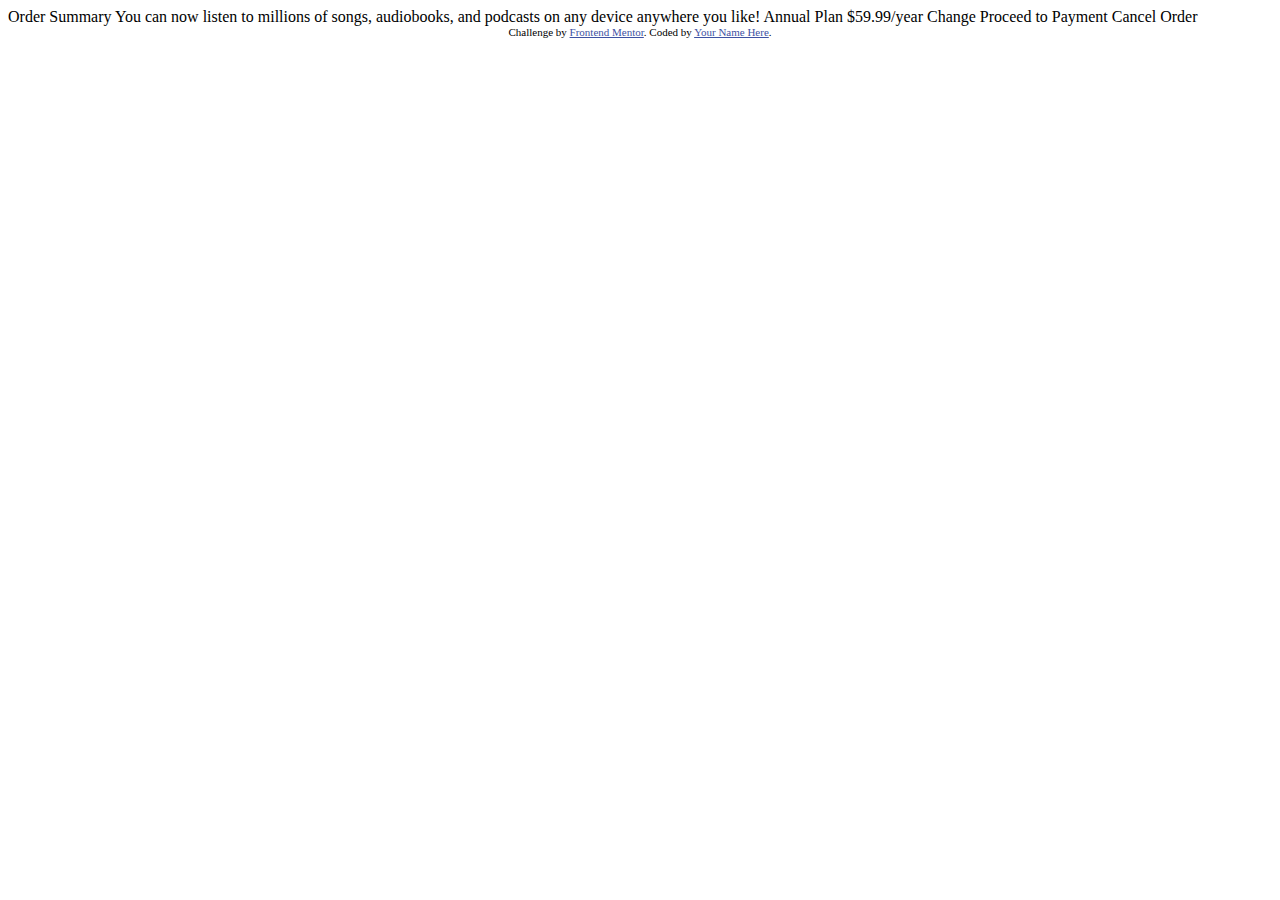
<file: order-summary/index.html>
<!DOCTYPE html>
<html lang="en">
<head>
  <meta charset="UTF-8">
  <meta name="viewport" content="width=device-width, initial-scale=1.0"> <!-- displays site properly based on user's device -->

  <link rel="icon" type="image/png" sizes="32x32" href="./images/favicon-32x32.png">
  
  <title>Frontend Mentor | Order summary card</title>

  <!-- Feel free to remove these styles or customise in your own stylesheet 👍 -->
  <style>
    .attribution { font-size: 11px; text-align: center; }
    .attribution a { color: hsl(228, 45%, 44%); }
  </style>
</head>
<body>

  Order Summary

  You can now listen to millions of songs, audiobooks, and podcasts on any 
  device anywhere you like!

  Annual Plan
  $59.99/year

  Change

  Proceed to Payment
  Cancel Order
  
  <div class="attribution">
    Challenge by <a href="https://www.frontendmentor.io?ref=challenge" target="_blank">Frontend Mentor</a>. 
    Coded by <a href="#">Your Name Here</a>.
  </div>
</body>
</html>
</file>
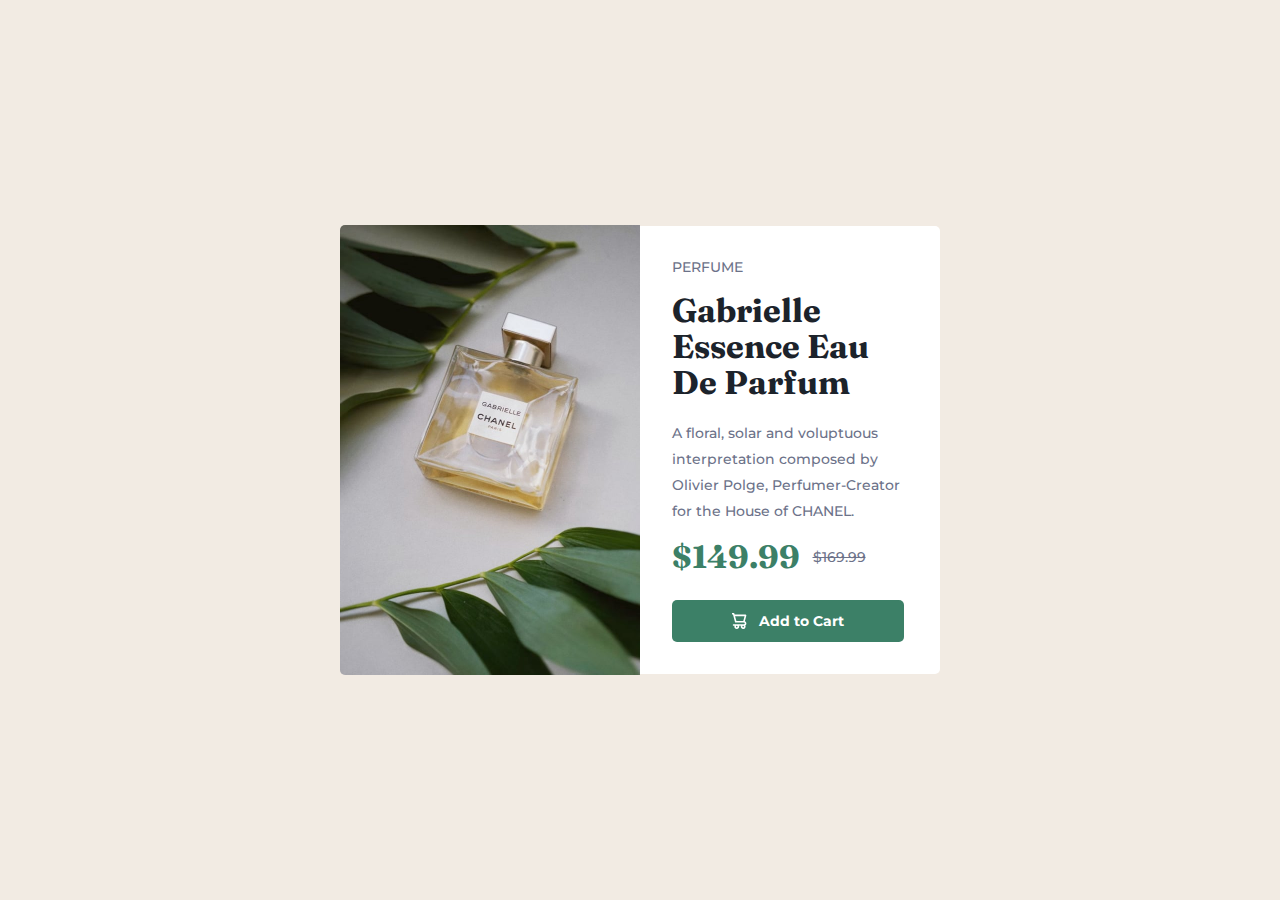
<file: product-preview-card/index.html>
<!DOCTYPE html>
<html lang="en">
<head>
  <meta charset="UTF-8">
  <meta http-equiv="X-UA-Compatible" content="IE=edge">
  <meta name="viewport" content="width=device-width, initial-scale=1.0">
  <link rel="icon" type="image/png" sizes="32x32" href="./images/favicon-32x32.png">
  <link rel="preconnect" href="https://fonts.googleapis.com">
  <link rel="preconnect" href="https://fonts.gstatic.com" crossorigin>
  <link href="https://fonts.googleapis.com/css2?family=Montserrat:wght@500;700&display=swap" rel="stylesheet">
  <link rel="preconnect" href="https://fonts.googleapis.com">
  <link rel="preconnect" href="https://fonts.gstatic.com" crossorigin>
  <link href="https://fonts.googleapis.com/css2?family=Fraunces:opsz,wght@9..144,700&display=swap" rel="stylesheet">
  <link rel="stylesheet" href="style.css">

  <title>Frontend Mentor | Product preview card component</title>
</head>
<body>
  <main>
    <section class="perfume">
      <div class="img">
        <img class="img-desktop" src="images/image-product-desktop.jpg" alt="Channel Parfum Bottle">
        <img class="img-mobile" src="images/image-product-mobile.jpg" alt="Channel Parfum Bottle">
      </div>
      <div class="description">
        <h2>PERFUME</h2>
        <h1>Gabrielle Essence Eau De Parfum</h1>
        <p>
          A floral, solar and voluptuous interpretation composed by Olivier Polge,
          Perfumer-Creator for the House of CHANEL.
        </p>
        <div class="price">
          <span>$149.99</span>
          <span>$169.99</span>
        </div>
        <button type="submit" class="btn"><svg width="15" height="16" xmlns="http://www.w3.org/2000/svg"><path d="M14.383 10.388a2.397 2.397 0 0 0-1.518-2.222l1.494-5.593a.8.8 0 0 0-.144-.695.8.8 0 0 0-.631-.28H2.637L2.373.591A.8.8 0 0 0 1.598 0H0v1.598h.983l1.982 7.4a.8.8 0 0 0 .799.59h8.222a.8.8 0 0 1 0 1.599H1.598a.8.8 0 1 0 0 1.598h.943a2.397 2.397 0 1 0 4.507 0h1.885a2.397 2.397 0 1 0 4.331-.376 2.397 2.397 0 0 0 1.12-2.021ZM11.26 7.99H4.395L3.068 3.196h9.477L11.26 7.991Zm-6.465 6.392a.8.8 0 1 1 0-1.598.8.8 0 0 1 0 1.598Zm6.393 0a.8.8 0 1 1 0-1.598.8.8 0 0 1 0 1.598Z" fill="#FFF"/></svg>Add to Cart</button>
      </div>
    </section>
  </main>
</body>
</html>
</file>
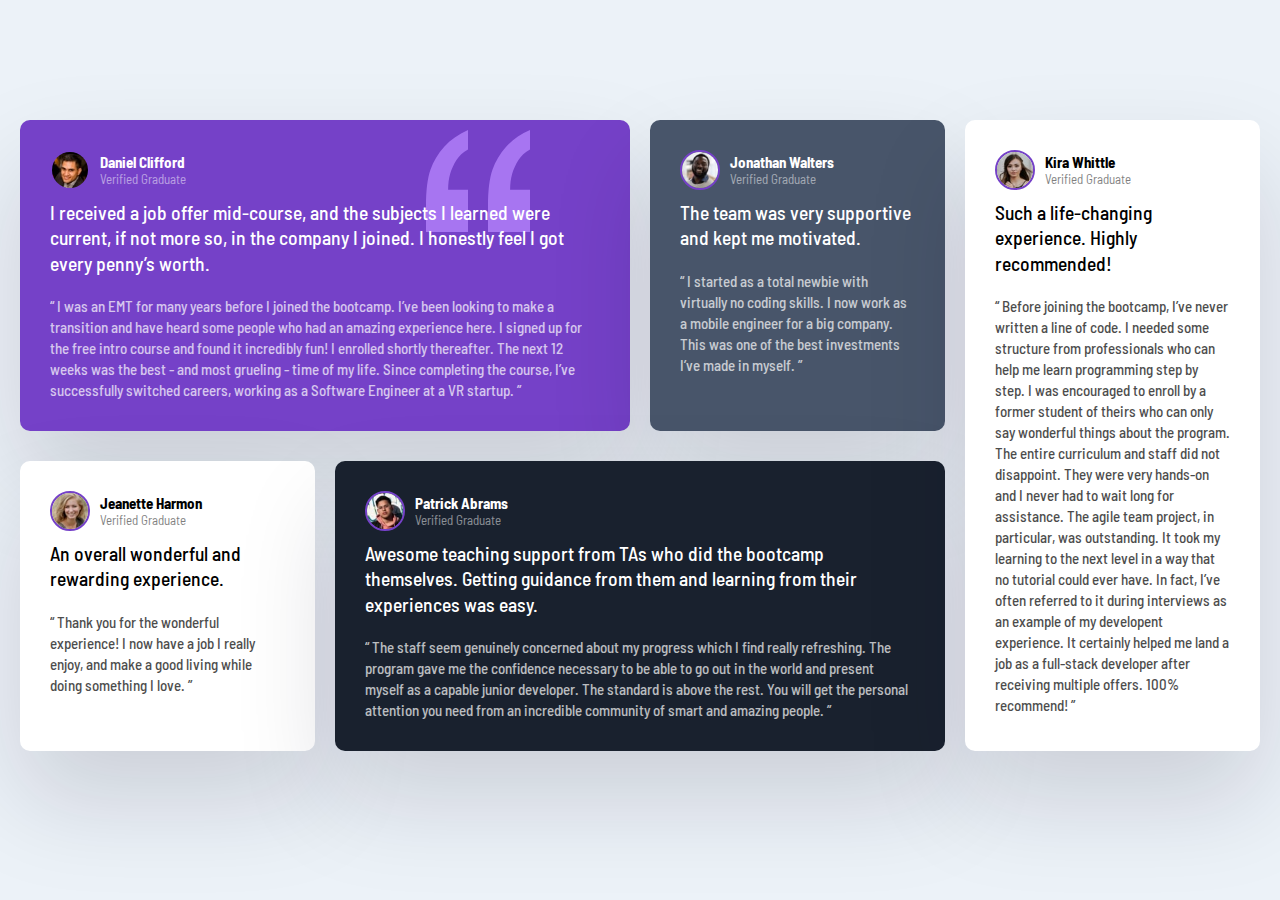
<file: testimonials-grid/index.html>
<!DOCTYPE html>
<html lang="en">
<head>
  <meta charset="UTF-8">
  <meta http-equiv="X-UA-Compatible" content="IE=edge">
  <meta name="viewport" content="width=device-width, initial-scale=1.0">
  <link rel="preconnect" href="https://fonts.googleapis.com">
  <link rel="preconnect" href="https://fonts.gstatic.com" crossorigin>
  <link href="https://fonts.googleapis.com/css2?family=Barlow+Semi+Condensed:wght@500;600&display=swap" rel="stylesheet">
  <link rel="stylesheet" href="style.css">
  <title>Frontend Mentor | Testimonials Cards</title>
</head>
<body>
  <main>
    <div class="testimonials">
      <section class="card card-daniel">
        <header class="card-header">
          <img class="card-img" src="images/image-daniel.jpg" alt="Profile Photo">
          <div>
            <h3>Daniel Clifford</h3>
            <p>Verified Graduate</p>
          </div>
          </header>
        <p class="card-title">
          I received a job offer mid-course, and the subjects I learned were current, if not more so, 
          in the company I joined. I honestly feel I got every penny’s worth.
        </p>
        <p class="card-description">
          “ I was an EMT for many years before I joined the bootcamp. I’ve been looking to make a 
          transition and have heard some people who had an amazing experience here. I signed up 
          for the free intro course and found it incredibly fun! I enrolled shortly thereafter. 
          The next 12 weeks was the best - and most grueling - time of my life. Since completing 
          the course, I’ve successfully switched careers, working as a Software Engineer at a VR startup. ”
        </p>
      </section>
      <section class="card card-jonathan">
        <header class="card-header">
          <img class="card-img" src="images/image-jonathan.jpg" alt="Profile Photo">
          <div>
            <h3>Jonathan Walters</h3>
            <p>Verified Graduate</p>
          </div>
        </header>
        <p class="card-title">
          The team was very supportive and kept me motivated.
        </p>
        <p class="card-description">
          “ I started as a total newbie with virtually no coding skills. I now work as a mobile engineer 
          for a big company. This was one of the best investments I’ve made in myself. ”
      </section>
      <section class="card card-jeanette">
        <header class="card-header">
          <img class="card-img" src="images/image-jeanette.jpg" alt="Profile Photo">
          <div>
            <h3>Jeanette Harmon</h3>
            <p>Verified Graduate</p>
          </div>
        </header>
        <p class="card-title">
          An overall wonderful and rewarding experience.
        </p>
        <p class="card-description">
          “ Thank you for the wonderful experience! I now have a job I really enjoy, and make a good living 
          while doing something I love. ”
      </section>
      <section class="card card-patrick">
        <header class="card-header">
          <img class="card-img" src="images/image-patrick.jpg" alt="Profile Photo">
          <div>
            <h3>Patrick Abrams</h3>
            <p>Verified Graduate</p>
          </div>
        </header>
        <p class="card-title">
          Awesome teaching support from TAs who did the bootcamp themselves. Getting guidance from them and 
          learning from their experiences was easy.
        </p>
        <p class="card-description">
          “ The staff seem genuinely concerned about my progress which I find really refreshing. The program 
          gave me the confidence necessary to be able to go out in the world and present myself as a capable 
          junior developer. The standard is above the rest. You will get the personal attention you need from 
          an incredible community of smart and amazing people. ”
      </section>
      <section class="card card-kira">
        <header class="card-header">
          <img class="card-img" src="images/image-kira.jpg" alt="Profile Photo">
          <div>
            <h3>Kira Whittle</h3>
            <p>Verified Graduate</p>
          </div>
        </header>
        <p class="card-title">
          Such a life-changing experience. Highly recommended!
        </p>
        <p class="card-description">
          “ Before joining the bootcamp, I’ve never written a line of code. I needed some structure from 
          professionals who can help me learn programming step by step. I was encouraged to enroll by a former 
          student of theirs who can only say wonderful things about the program. The entire curriculum and staff 
          did not disappoint. They were very hands-on and I never had to wait long for assistance. The agile team 
          project, in particular, was outstanding. It took my learning to the next level in a way that no tutorial 
          could ever have. In fact, I’ve often referred to it during interviews as an example of my developent 
          experience. It certainly helped me land a job as a full-stack developer after receiving multiple offers. 
          100% recommend! ”
      </section>
    </div>
  </main>
</body>
</html>
</file>
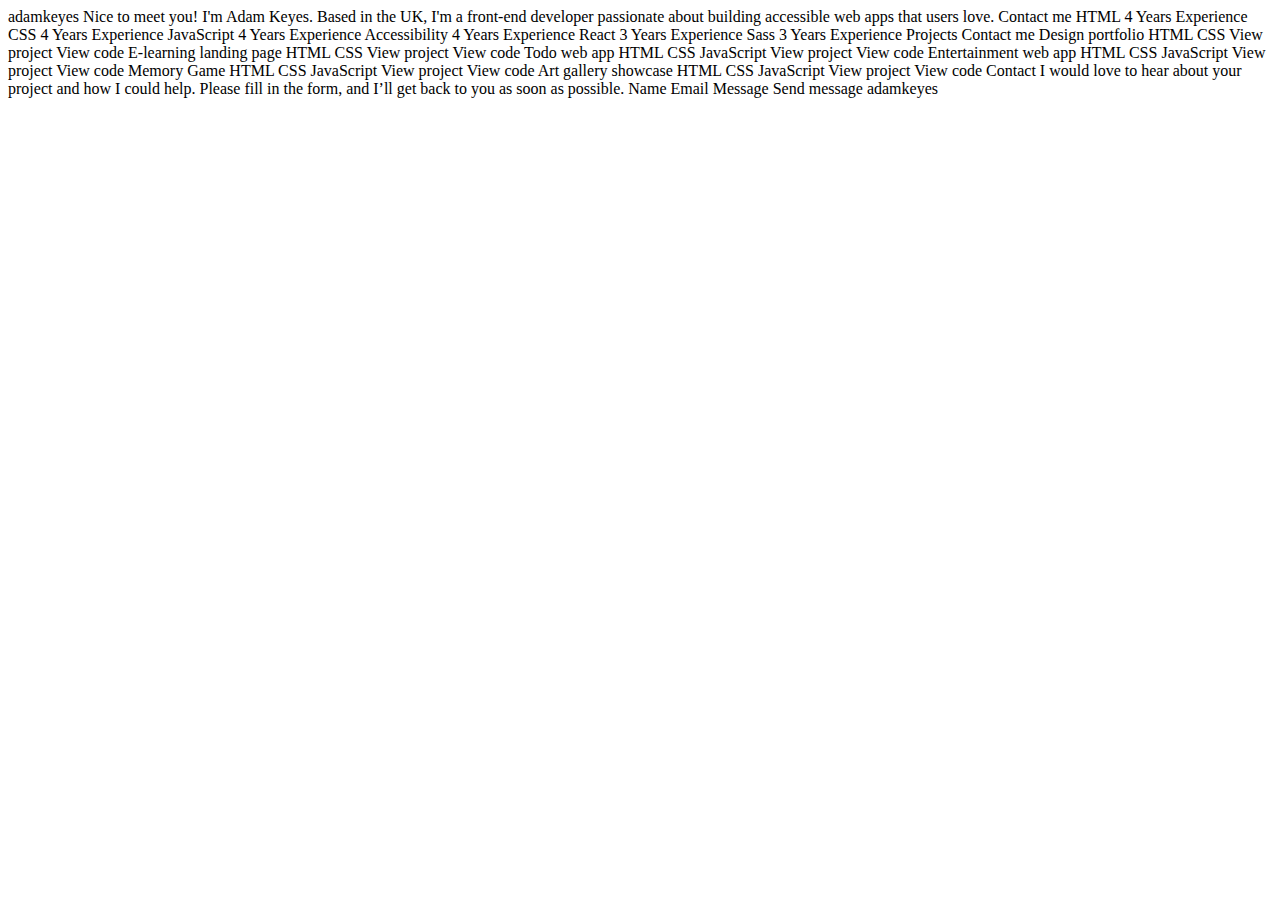
<file: developer-portfolio/starter-code/index.html>
<!DOCTYPE html>
<html lang="en">
<head>
  <meta charset="UTF-8">
  <meta name="viewport" content="width=device-width, initial-scale=1.0">

  <link rel="icon" type="image/png" sizes="32x32" href="./assets/favicon-32x32.png">
  
  <title>Frontend Mentor | Single-page developer portfolio</title>
</head>
<body>

  adamkeyes

  Nice to meet you! I'm Adam Keyes.

  Based in the UK, I'm a front-end developer passionate about 
  building accessible web apps that users love.

  Contact me

  HTML
  4 Years Experience

  CSS
  4 Years Experience

  JavaScript
  4 Years Experience

  Accessibility
  4 Years Experience

  React
  3 Years Experience

  Sass
  3 Years Experience

  Projects

  Contact me

  Design portfolio
  HTML CSS
  View project
  View code

  E-learning landing page
  HTML CSS
  View project
  View code

  Todo web app
  HTML CSS JavaScript
  View project
  View code

  Entertainment web app
  HTML CSS JavaScript
  View project
  View code

  Memory Game
  HTML CSS JavaScript
  View project
  View code

  Art gallery showcase
  HTML CSS JavaScript
  View project
  View code

  Contact

  I would love to hear about your project and how I could help. Please 
  fill in the form, and I’ll get back to you as soon as possible.

  Name
  Email
  Message

  Send message

  adamkeyes

</body>
</html>
</file>
<file: product-preview-card/style.css>
/* Style-Guide:
- Font-size: p (14px)
- Font-family:  Montserrat (500, 700), Fraunces (700)
- Layout widths: desktop (1440px), mobile (375px)
*/

:root {
    --dark-cyan: #3C8067;
    --dark-green: #1F4235;
    --cream: #f2EBE3;
    --very-dark-blue: #1C232B;
    --dark-grayish-blue: #6C7289;
    --white: #FFFFFF;
}

* {
    margin: 0;
    padding: 0;
    box-sizing: border-box;
    text-decoration: none;
    list-style-type: none;
}

html, body {
    font-size: 10px;
    background-color: var(--cream);
}

.perfume {
    width: 600px;
    margin: 0 auto;
    display: flex;
    align-items: center;
    justify-content: center;

    /* center vertically */
    position: absolute;
    left: 50%;
    top: 50%;
    -webkit-transform: translate(-50%, -50%);
    transform: translate(-50%, -50%);
}

.img {
    width: 50%;
}

.img .img-mobile {
    display: none;
}

.img .img-desktop {
    width: 100%;
    display: block;
    border-radius: 5px 0 0 5px;
}

.description {
    width: 50%;
    padding: 32px;
    border-radius: 0 5px 5px 0;
    background-color: #FFFFFF;
}

.description h2 {
    font-family: "Montserrat";
    font-weight: 500;
    font-size: 1.4rem;
    color: var(--dark-grayish-blue);
    padding-bottom: 16px;
}

.description h1 {
    font-family: "Fraunces";
    font-weight: 700;
    font-size: 3.3rem;
    line-height: 3.6rem;
    color: var(--very-dark-blue);
    padding-bottom: 20px;
}

.description p, span {
    font-family: "Montserrat";
    font-weight: 500;
    font-size: 1.4rem;
    line-height: 2.6rem;
    color: var(--dark-grayish-blue);
    padding-bottom: 20px;
}

.description .price span:first-child {
    font-family: "Fraunces";
    font-weight: 700;
    font-size: 3.2rem;
    color: var(--dark-cyan);
    padding-right: 10px;
}

.description .price span:last-child {
    text-decoration: line-through;
    vertical-align: top;
}

.description .btn {
    font-family: "Montserrat";
    font-weight: 700;
    font-size: 1.4rem;
    text-align: center;
    color: var(--white);
    background-color: var(--dark-cyan);
    border: 5px #3C8067;
    border-radius: 5px;
    padding: 12px 60px;
    margin-top: 30px;
}

.description .btn:hover, .btn:active {
    background-color: var(--dark-green);
    transition: 0.25s;
    cursor: pointer;
}

.description .btn svg {
    margin-right: 12px;
    margin-bottom: -3px;
}

@media(max-width: 375px) {
    
    .perfume {
        display: flex;
        flex-direction: column;
        width: 370px;
        padding: 20px 10px;
    }
   
    .img .img-desktop {
        display: none;
    }

    .img {
        width: 100%;
    }

    .img .img-mobile {
        display: block;
        width: 100%;
        border-radius: 5px 5px 0 0;
    }

    .description {
        width: 100%;
        border-radius: 0 0 5px 5px;
        padding: 20px;
    }

    .description h1 {
        font-size: 3.2rem;
        line-height: 3.6rem;
    }

    .description .btn {
        width: 100%;
        padding: 12px 100px;
        font-size: 1.2rem; 
    }
}
</file>
<file: testimonials-grid/style.css>
/* Variables */
:root { 
    --white: #FFFFFF;
    --violet: #7541C8;
    --gray: #48556A;
    --light-gray: #CFCFCF;
    --dark-blue: #19212E;
    --light-blue: #ECF2F8;
}

/* Reset */
* {
    margin: 0;
    padding: 0;
    box-sizing: border-box;
}

/* Basic Default */
body, html {
    font-family: 'Barlow Semi Condensed', sans-serif;
    font-size: 13px;
    background-color: var(--light-blue);
}

/* Section */
.testimonials {
    max-width: 1440px;
    margin: 100px auto;
    padding: 20px;
    display: grid;
    grid-template-columns: repeat(4, 1fr);
    gap: 20px;
}

.card {
    background-color: var(--white);
    border-radius: 10px;
    box-shadow: 0px 48px 100px 0px rgba(17, 12, 42, .15);
    padding: 30px;
    margin-bottom: 10px;
}

.card-header {
    display: flex;
    align-items: center;
    margin-bottom: 10px;

}

.card-header h3 {
    font-size: 15px;
}

.card-header p {
    opacity: 50%;
}

.card-img {
    width: 40px;
    height: 40px;
    border-radius: 50%;
    border: 2px solid var(--violet);
    margin-right: 10px;
}

.card-title {
    font-size: 1.5em;
    font-weight: 500;
    line-height: 1.3;
    margin-bottom: 20px;
}

.card-description {
    font-size: 15px;
    font-weight: 500;
    line-height: 1.4;
    opacity: 70%;
}

.card-daniel {
    background-color: var(--violet);
    color: var(--white);
    background-image: url("images/bg-pattern-quotation.svg");
    background-repeat: no-repeat;
    background-position: top 10px right 100px;
    grid-column: 1/3;
}

.card-jonathan {
    background-color: var(--gray);
    color: var(--white);
}

.card-kira {
    grid-column: 4/5;
    grid-row: 1/3;
}

.card-patrick {
    background-color: var(--dark-blue);
    color: var(--white);
    grid-column: 2/4;
    grid-row: 2/3;
}

/* Mobile Design */
@media only screen and (max-width: 375px) {
    
    .testimonials {
        grid-template-columns: 1fr;
        width: 100%;
    }

    .card-daniel {
        grid-column: 1/2;
    }

    .card-patrick {
        background-color: var(--dark-blue);
        color: var(--white);
        grid-column: 1/2;
        grid-row: 4;
    }

    .card-kira {
        grid-column: 1/2;
        grid-row: 5;
    }
}
</file>
